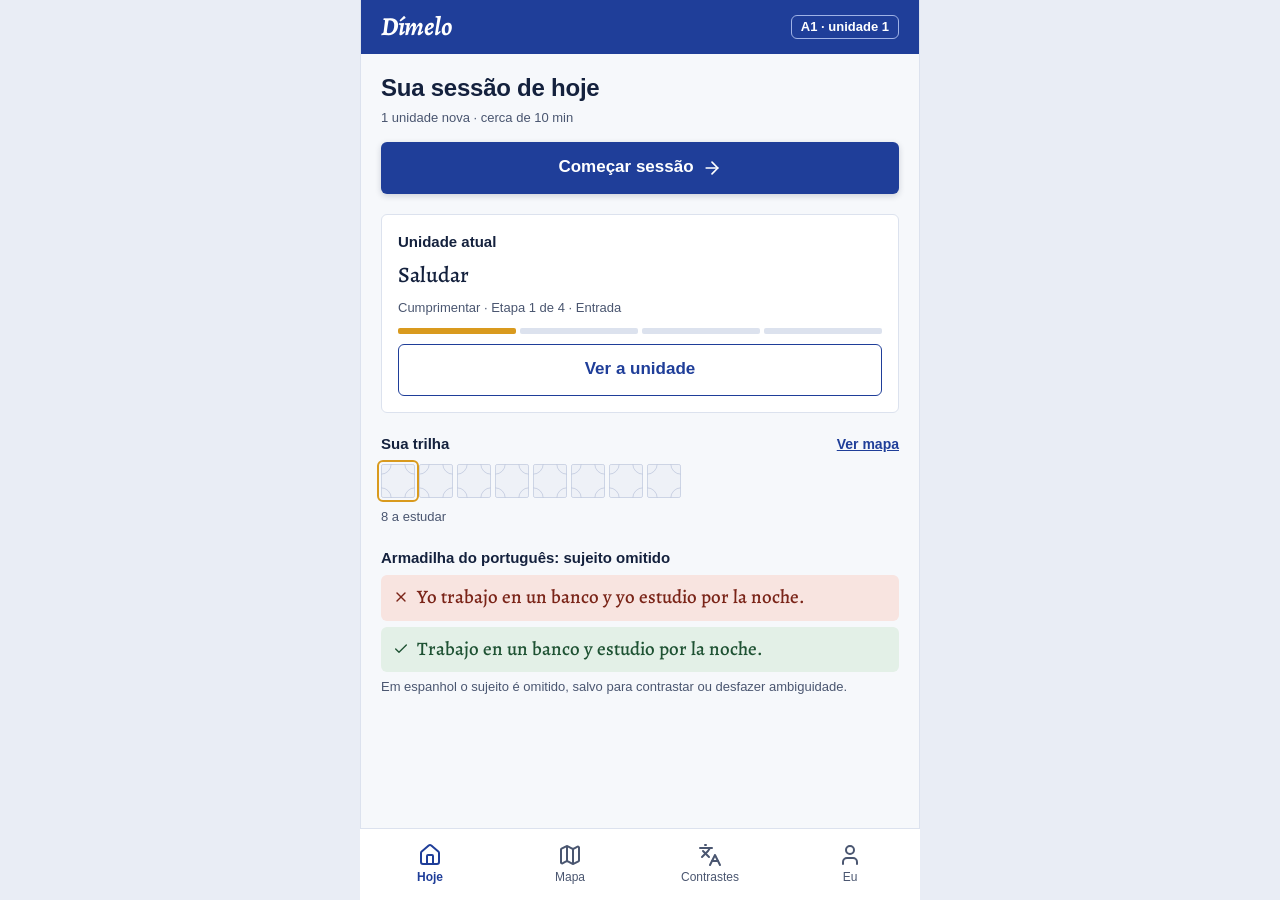
<file: index.html>
<!DOCTYPE html>
<html lang="pt-BR">
<head>
<meta charset="utf-8">
<meta name="viewport" content="width=device-width, initial-scale=1, viewport-fit=cover">
<title>Dímelo</title>
<meta name="description" content="Estudo pessoal de espanhol com revisão espaçada.">
<meta name="theme-color" content="#1F3E99">
<link rel="manifest" href="manifest.webmanifest">
<link rel="icon" href="icons/icone.svg" type="image/svg+xml">
<link rel="apple-touch-icon" href="icons/icone-180.png">
<meta name="apple-mobile-web-app-capable" content="yes">
<meta name="apple-mobile-web-app-title" content="Dímelo">
<link rel="preload" href="fonts/alegreya-500-normal.woff2" as="font" type="font/woff2" crossorigin>
<link rel="stylesheet" href="css/app.css">
<script src="js/vendor/ts-fsrs.umd.js"></script>
<script type="module" src="js/app.js"></script>
</head>
<body>
<div id="app" aria-live="off"><main class="miolo"><p class="peq">Abrindo o Dímelo…</p></main></div>
<noscript>O Dímelo precisa de JavaScript.</noscript>
</body>
</html>
</file>
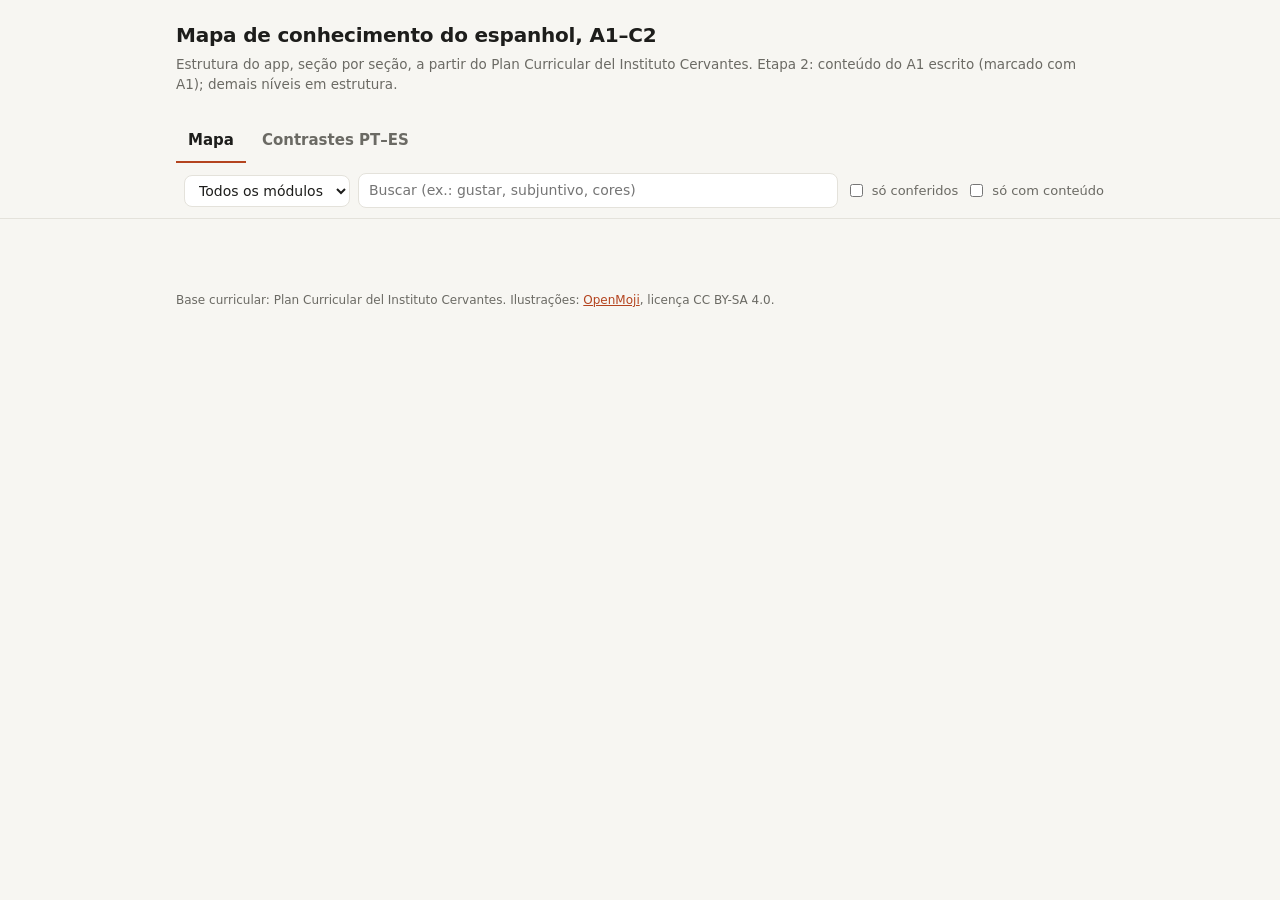
<file: desenvolvimento/scripts/visualizador.template.html>
<!DOCTYPE html>
<html lang="pt-BR">
<head>
<meta charset="utf-8">
<meta name="viewport" content="width=device-width, initial-scale=1">
<title>Mapa de conhecimento A1–C2</title>
<style>
:root{
  --bg:#f7f6f2;--card:#fff;--ink:#1d1d1b;--muted:#6b6a64;--line:#e4e2db;
  --accent:#b4441f;--accent-soft:#f6e6df;--ok:#2f6b3a;--ok-soft:#e3efe4;--warn:#8a6100;--warn-soft:#f6edd5;
  --radius:10px;--font:system-ui,-apple-system,"Segoe UI",Roboto,sans-serif;
}
@media (prefers-color-scheme:dark){:root{--bg:#161614;--card:#201f1c;--ink:#ecebe6;--muted:#a3a19a;--line:#33312c;--accent:#e2805c;--accent-soft:#3a2720;--ok:#8cc49a;--ok-soft:#1f2e22;--warn:#e0b85a;--warn-soft:#332a14}}
*{box-sizing:border-box}
body{margin:0;background:var(--bg);color:var(--ink);font:15px/1.5 var(--font)}
header{padding:20px 16px 12px;max-width:960px;margin:0 auto}
h1{font-size:20px;margin:0 0 4px;letter-spacing:-.01em}
.sub{color:var(--muted);font-size:13.5px;margin:0}
.stats{display:flex;gap:8px;flex-wrap:wrap;margin-top:12px}
.stat{background:var(--card);border:1px solid var(--line);border-radius:var(--radius);padding:8px 12px}
.stat b{display:block;font-size:18px}
.stat span{font-size:12px;color:var(--muted)}
nav.tabs{display:flex;gap:4px;max-width:960px;margin:0 auto;padding:0 16px}
nav.tabs button{flex:0 0 auto;border:0;background:none;color:var(--muted);font:inherit;font-weight:600;padding:10px 12px;border-bottom:2px solid transparent;cursor:pointer}
nav.tabs button[aria-selected=true]{color:var(--ink);border-color:var(--accent)}
.bar{position:sticky;top:0;z-index:2;background:var(--bg);border-bottom:1px solid var(--line)}
.filters{max-width:960px;margin:0 auto;padding:10px 16px;display:flex;flex-wrap:wrap;gap:8px;align-items:center}
.levels{display:flex;gap:4px}
.levels button,.chip{border:1px solid var(--line);background:var(--card);color:var(--ink);border-radius:999px;padding:5px 11px;font:600 13px var(--font);cursor:pointer;transition:background .15s,border-color .15s}
.levels button[aria-pressed=true]{background:var(--accent);border-color:var(--accent);color:#fff}
select,input[type=search]{font:inherit;font-size:14px;border:1px solid var(--line);background:var(--card);color:var(--ink);border-radius:8px;padding:6px 10px}
input[type=search]{flex:1 1 180px;min-width:0}
label.toggle{font-size:13px;color:var(--muted);display:flex;gap:6px;align-items:center}
main{max-width:960px;margin:0 auto;padding:12px 16px 60px}
details.inv{background:var(--card);border:1px solid var(--line);border-radius:var(--radius);margin-bottom:10px}
details.inv>summary{list-style:none;cursor:pointer;padding:12px 14px;display:flex;justify-content:space-between;gap:8px;align-items:baseline}
details.inv>summary::-webkit-details-marker{display:none}
details.inv>summary h2{font-size:16px;margin:0}
details.inv>summary .meta{font-size:12.5px;color:var(--muted);white-space:nowrap}
.inv-note{font-size:13px;color:var(--muted);padding:0 14px 8px;margin:0}
ul.nodes{list-style:none;margin:0;padding:0 6px 8px}
li.node>button{all:unset;box-sizing:border-box;display:flex;gap:10px;width:100%;padding:8px;border-radius:8px;cursor:pointer;align-items:baseline}
li.node>button:hover{background:var(--accent-soft)}
li.node>button:focus-visible{outline:2px solid var(--accent);outline-offset:1px}
.ref{font:600 12px ui-monospace,Menlo,monospace;color:var(--muted);min-width:46px}
.t{flex:1}
.t small{display:block;color:var(--muted);font-size:12.5px}
.lv{font:600 11.5px var(--font);color:var(--muted);white-space:nowrap}
.dot{display:inline-block;width:7px;height:7px;border-radius:50%;margin-left:6px;vertical-align:middle}
.dot.v{background:var(--ok)}.dot.p{background:var(--warn)}
.d1>button .t{font-weight:600}
.d3>button{padding-left:26px}.d4>button{padding-left:40px}
.detail{margin:4px 8px 10px;padding:12px 14px;border-left:3px solid var(--accent);background:var(--bg);border-radius:0 8px 8px 0;font-size:14px}
.detail dl{display:grid;grid-template-columns:42px 1fr;gap:6px 10px;margin:8px 0}
.detail dt{font:600 12px var(--font);color:var(--accent);padding-top:2px}
.detail dd{margin:0}
.tags{display:flex;flex-wrap:wrap;gap:6px;margin-top:8px}
.tag{font-size:12px;border-radius:999px;padding:3px 9px;background:var(--accent-soft);color:var(--ink);border:0;cursor:pointer;font-family:inherit}
.tag.pre{background:var(--line)}
.badge{font-size:11.5px;font-weight:600;border-radius:6px;padding:2px 7px}
.badge.v{background:var(--ok-soft);color:var(--ok)}.badge.p{background:var(--warn-soft);color:var(--warn)}
a{color:var(--accent)}
.empty{color:var(--muted);padding:24px 4px}
.ct{background:var(--card);border:1px solid var(--line);border-radius:var(--radius);padding:14px;margin-bottom:10px}
.ct h3{margin:0 0 6px;font-size:15.5px}
.ct .eixo{font-size:12px;color:var(--muted)}
.pair{display:grid;grid-template-columns:1fr;gap:6px;margin:8px 0;font-size:14px}
.pair div{padding:8px 10px;border-radius:8px}
.pair .no{background:var(--accent-soft)}.pair .no::before{content:"✗ ";color:var(--accent);font-weight:700}
.pair .yes{background:var(--ok-soft)}.pair .yes::before{content:"✓ ";color:var(--ok);font-weight:700}
@media(min-width:640px){.pair{grid-template-columns:1fr 1fr}}
.legend{font-size:12.5px;color:var(--muted);margin:4px 0 10px}
.ficha{margin-top:12px;padding-top:10px;border-top:1px solid var(--line)}
.ficha h4{margin:0 0 4px;font-size:14.5px}
.obj{font-size:13.5px;color:var(--muted);margin:0 0 8px}
.regra{margin:6px 0}
.cpt{background:var(--warn-soft);border-radius:8px;padding:8px 10px;font-size:13.5px;margin:8px 0}
.cpt b{color:var(--warn)}
.exs{list-style:none;padding:0;margin:8px 0}
.exs li{padding:6px 0;border-bottom:1px dashed var(--line)}
.exs .pt{display:block;color:var(--muted);font-size:13px}
mark{background:var(--accent-soft);color:inherit;border-radius:3px;padding:0 2px}
.voc{display:grid;grid-template-columns:repeat(auto-fill,minmax(132px,1fr));gap:8px;margin:8px 0}
.vc{background:var(--card);border:1px solid var(--line);border-radius:10px;padding:8px;text-align:center;font-size:13px}
.vc svg{width:48px;height:48px;display:block;margin:0 auto 4px}
.vc .l{font-weight:600}
.vc .l .m{color:#2b63b5}.vc .l .f{color:#b5345a}
.vc .p{color:var(--muted);font-size:12px}
.vc .al{display:block;margin-top:4px;font-size:11.5px;color:var(--warn)}
.ex{background:var(--card);border:1px solid var(--line);border-radius:8px;padding:8px 10px;margin:6px 0;font-size:13.5px}
.ex .tp{font-size:11.5px;color:var(--muted)}
.ex details summary{cursor:pointer;color:var(--accent);font-size:12.5px;margin-top:4px}
.badge.c{background:var(--accent-soft);color:var(--accent)}

</style>
</head>
<body>
<header>
  <h1>Mapa de conhecimento do espanhol, A1–C2</h1>
  <p class="sub">Estrutura do app, seção por seção, a partir do Plan Curricular del Instituto Cervantes. Etapa 2: conteúdo do A1 escrito (marcado com A1); demais níveis em estrutura.</p>
  <div class="stats" id="stats"></div>
</header>
<div class="bar">
  <nav class="tabs" role="tablist">
    <button role="tab" aria-selected="true" data-tab="mapa">Mapa</button>
    <button role="tab" aria-selected="false" data-tab="contrastes">Contrastes PT–ES</button>
  </nav>
  <div class="filters" id="filters">
    <div class="levels" id="levels" role="group" aria-label="Nível"></div>
    <select id="modulo" aria-label="Módulo"><option value="">Todos os módulos</option></select>
    <input type="search" id="q" placeholder="Buscar (ex.: gustar, subjuntivo, cores)" aria-label="Buscar">
    <label class="toggle"><input type="checkbox" id="soVer"> só conferidos</label>
    <label class="toggle"><input type="checkbox" id="soCont"> só com conteúdo</label>
  </div>
</div>
<main id="main"></main>
<footer style="max-width:960px;margin:0 auto;padding:0 16px 40px;font-size:12px;color:var(--muted)">Base curricular: Plan Curricular del Instituto Cervantes. Ilustrações: <a href="https://openmoji.org">OpenMoji</a>, licença CC BY-SA 4.0.</footer>
<script id="dados" type="application/json">__DADOS__</script>
<script>
const D = JSON.parse(document.getElementById('dados').textContent);
const M = D.mapa, C = D.contrastes, FI = D.fichas || [], IMG = D.imagens || {};
const fichasDe = {}; FI.forEach(f => (fichasDe[f.no_mapa] ||= []).push(f));
const byId = Object.fromEntries(M.nos.map(n => [n.id, n]));
const ctById = Object.fromEntries(C.contrastes.map(c => [c.id, c]));
const MODS = {"regras":"Regras","estrutura-da-frase":"Estrutura da frase","pronuncia-e-escuta":"Pronúncia e escuta","ortografia":"Ortografia","expressoes":"Expressões","vocabulario":"Vocabulário","leitura-e-escrita":"Leitura e escrita","cultura":"Cultura","estrategias":"Estratégias"};
const LV = ["Todos","A1","A2","B1","B2","C1","C2"];
const FASE = {A:"Fase A (A1–A2)",B:"Fase B (B1–B2)",C:"Fase C (C1–C2)"};
let st = {tab:"mapa", nivel:"Todos", modulo:"", q:"", soVer:false, soCont:false, aberto:null};
try { Object.assign(st, JSON.parse(localStorage.getItem('mapa-filtros')||'{}'), {aberto:null}); } catch(e){}
const save = () => { try { localStorage.setItem('mapa-filtros', JSON.stringify({nivel:st.nivel, modulo:st.modulo, soVer:st.soVer})); } catch(e){} };
const esc = s => String(s ?? '').replace(/[&<>"]/g, c => ({'&':'&amp;','<':'&lt;','>':'&gt;','"':'&quot;'}[c]));
const norm = s => String(s||'').normalize('NFD').replace(/[̀-ͯ]/g,'').toLowerCase();

function stats(){
  const n = M.nos.length, v = M.nos.filter(x=>x.verificado).length;
  const fichas = M.nos.reduce((a,x)=>a+Object.keys(x.status).length,0);
  const a1 = M.nos.filter(x=>x.nivel_inicio==='A1').length;
  document.getElementById('stats').innerHTML = [
    [n,'seções no mapa'],[FI.length+' / '+fichas,'fichas escritas'],[FI.reduce((a,f)=>a+(f.vocabulario||[]).length,0),'palavras A1'],[a1,'começam no A1'],[Math.round(100*v/n)+'%','conferidas no PCIC'],[C.contrastes.length,'contrastes PT–ES']
  ].map(([b,s])=>`<div class="stat"><b>${b}</b><span>${s}</span></div>`).join('');
}
function filtros(){
  document.getElementById('levels').innerHTML = LV.map(l=>`<button aria-pressed="${st.nivel===l}" data-lv="${l}">${l}</button>`).join('');
  const sel = document.getElementById('modulo');
  sel.innerHTML = '<option value="">Todos os módulos</option>' + Object.entries(MODS).map(([k,v])=>`<option value="${k}" ${st.modulo===k?'selected':''}>${v}</option>`).join('');
  document.getElementById('soVer').checked = st.soVer;
}
function passa(n){
  if (st.nivel!=='Todos' && !n.niveis.includes(st.nivel)) return false;
  if (st.modulo && n.modulo!==st.modulo) return false;
  if (st.soVer && !n.verificado) return false;
  if (st.soCont && !fichasDe[n.id]) return false;
  if (st.q){
    const hay = norm([n.titulo.es,n.titulo.pt,n.pcic_ref,...Object.values(n.resumo),n.nota,...(fichasDe[n.id]||[]).map(f=>JSON.stringify(f))].join(' '));
    if (!norm(st.q).split(/\s+/).every(w=>hay.includes(w))) return false;
  }
  return true;
}
function niveisTxt(n){ return n.por_fase ? n.grupos.map(g=>g).join(' · ') : (n.niveis.length===6?'A1–C2':n.niveis[0]+'–'+n.niveis[n.niveis.length-1]); }

const TIPOS = {"imagem-para-palavra":"Imagem → palavra","lacuna":"Completar","montar-frase":"Montar a frase","transformar":"Transformar","achar-o-erro":"Achar o erro","ditado":"Ditado","pares-minimos":"Pares mínimos","silaba-tonica":"Sílaba tônica","escolha-em-contexto":"Escolha em contexto","producao-livre":"Produção livre","fluencia-cronometrada":"Fluência"};
function marca(t, d){ if(!d) return esc(t); const i=t.indexOf(d.split(' / ')[0].split('…')[0].trim()); if(i<0) return esc(t); const k=d.split(' / ')[0].split('…')[0].trim(); return esc(t.slice(0,i))+'<mark>'+esc(k)+'</mark>'+esc(t.slice(i+k.length)); }
function lemaCor(v){ const a=v.artigo; const c = a==='el'||a==='los' ? 'm' : (a==='la'||a==='las' ? 'f' : ''); return c ? `<span class="${c}">${esc(v.lema)}</span>` : esc(v.lema); }
function fichaHTML(f){
  const resp = r => Array.isArray(r) ? r.join(' · ') : r;
  return `<div class="ficha"><span class="badge c">${esc(f.nivel)} · ${esc(f.status)}</span>
    <h4>${esc(f.titulo.pt)} <small style="color:var(--muted);font-weight:400">${esc(f.titulo.es)}</small></h4>
    <p class="obj">${esc(f.objetivo)}</p>
    <p class="regra">${esc(f.explicacao.regra)}</p>
    <div class="cpt"><b>Português × espanhol:</b> ${esc(f.explicacao.contraste_pt)}</div>
    ${f.vocabulario ? `<div class="voc">${f.vocabulario.map(v=>`<div class="vc">${v.imagem && IMG[v.imagem.slice(3)] ? IMG[v.imagem.slice(3)] : ''}<div class="l">${lemaCor(v)}</div><div class="p">${esc(v.pt)}</div>${v.alerta_pt?`<span class="al">⚠ ${esc(v.alerta_pt)}</span>`:''}</div>`).join('')}</div><p class="legend">Cor do lema: <span style="color:#2b63b5">masculino</span> · <span style="color:#b5345a">feminino</span></p>` : ''}
    <ul class="exs">${f.exemplos.map(e=>`<li>${marca(e.es,e.destaque)}<span class="pt">${esc(e.pt)}</span></li>`).join('')}</ul>
    ${f.erros_tipicos.length?`<div class="pair">${f.erros_tipicos.map(e=>`<div class="no">${esc(e.errado)}</div><div class="yes">${esc(e.certo)}<br><small>${esc(e.por_que)}</small></div>`).join('')}</div>`:''}
    <p class="legend" style="margin-top:10px"><b>Exercícios</b> (tente responder antes de abrir)</p>
    ${f.exercicios.map(x=>`<div class="ex"><span class="tp">${esc(TIPOS[x.tipo]||x.tipo)} · ${esc(x.vertente||'')}</span><div>${esc(x.enunciado)}</div><details><summary>Ver resposta</summary>${esc(resp(x.resposta))}${x.feedback_erro?`<br><small>${esc(x.feedback_erro)}</small>`:''}</details></div>`).join('')}
  </div>`;
}
function detalhe(n){
  const res = Object.entries(n.resumo);
  const ordem = n.por_fase ? ['A','B','C'] : M.niveis;
  res.sort((a,b)=>ordem.indexOf(a[0])-ordem.indexOf(b[0]));
  const dl = res.length ? `<dl>${res.map(([k,v])=>`<dt>${esc(k)}</dt><dd>${esc(v)}</dd>`).join('')}</dl>` : `<p class="legend">Detalhe por nível ainda não extraído: entra na etapa de conteúdo de cada nível.</p>`;
  const ct = n.contrastes.map(id=>`<button class="tag" data-ct="${id}">${esc(ctById[id]?.titulo||id)}</button>`).join('');
  const pre = n.prerequisitos.map(id=>`<button class="tag pre" data-go="${id}">antes: ${esc(byId[id]?.titulo.pt||id)}</button>`).join('');
  return `<div class="detail">
    <div><span class="badge ${n.verificado?'v':'p'}">${n.verificado?'Conferido no PCIC':'Estrutura provisória: conferir'}</span>
    <span class="legend"> · início no app: <b>${esc(n.nivel_inicio)}</b> · ${n.por_fase?'por fases':'níveis '+esc(niveisTxt(n))} · módulo ${esc(MODS[n.modulo])}</span></div>
    ${dl}
    ${n.nota?`<p class="legend">${esc(n.nota)}</p>`:''}
    ${(ct||pre)?`<div class="tags">${pre}${ct}</div>`:''}
    ${n.fonte?`<p class="legend"><a href="${esc(n.fonte)}">Ver no PCIC (${esc(n.inventario)} ${esc(n.pcic_ref)})</a></p>`:''}
    ${(fichasDe[n.id]||[]).map(fichaHTML).join('')}
  </div>`;
}
function renderMapa(){
  const main = document.getElementById('main');
  let total = 0;
  const html = M.inventarios.map(inv=>{
    const nos = M.nos.filter(n=>n.inventario===inv.id && passa(n));
    if (!nos.length) return '';
    total += nos.length;
    const items = nos.map(n=>`<li class="node d${Math.min(n.profundidade,4)}">
      <button data-id="${n.id}" aria-expanded="${st.aberto===n.id}">
        <span class="ref">${esc(n.pcic_ref ?? '')}</span>
        <span class="t">${esc(n.titulo.pt)}<small>${esc(n.titulo.es)}</small></span>
        <span class="lv">${fichasDe[n.id]?'<span class="badge c">A1</span> ':''}${esc(niveisTxt(n))}<span class="dot ${n.verificado?'v':'p'}" title="${n.verificado?'conferido':'provisório'}"></span></span>
      </button>${st.aberto===n.id?detalhe(n):''}</li>`).join('');
    const open = st.q || st.nivel!=='Todos' || st.modulo || st.soCont || M.inventarios.length<3;
    return `<details class="inv" ${open?'open':''}><summary><h2>${esc(inv.nome_pt)}</h2><span class="meta">${nos.length} seções</span></summary>
      ${inv.nota?`<p class="inv-note">${esc(inv.nota)}</p>`:''}<ul class="nodes">${items}</ul></details>`;
  }).join('');
  main.innerHTML = `<p class="legend"><span class="dot v"></span> conferido no índice/inventário do PCIC &nbsp; <span class="dot p"></span> estrutura provisória, a conferir · toque numa seção para ver o que entra em cada nível</p>` + (html || `<p class="empty">Nada encontrado com esses filtros.</p>`);
}
function renderContrastes(){
  const q = norm(st.q);
  const lista = C.contrastes.filter(c=>!q || norm(JSON.stringify(c)).includes(q));
  document.getElementById('main').innerHTML = `<p class="legend">${esc(C.descricao)}</p>` + lista.map(c=>{
    const nos = M.nos.filter(n=>n.contrastes.includes(c.id));
    return `<article class="ct" id="${c.id}"><span class="eixo">${esc(MODS[c.eixo]||c.eixo)}</span><h3>${esc(c.titulo)}</h3>
      <p><b>PT:</b> ${esc(c.pt)}<br><b>ES:</b> ${esc(c.es)}</p>
      ${c.errado?`<div class="pair"><div class="no">${esc(c.errado)}</div><div class="yes">${esc(c.certo)}</div></div>`:''}
      ${c.nota?`<p class="legend">${esc(c.nota)}</p>`:''}
      <div class="tags">${nos.slice(0,8).map(n=>`<button class="tag pre" data-go="${n.id}">${esc(n.titulo.pt)}</button>`).join('')}${nos.length>8?`<span class="legend">+${nos.length-8}</span>`:''}</div></article>`;
  }).join('');
}
function render(){
  document.querySelectorAll('nav.tabs button').forEach(b=>b.setAttribute('aria-selected', b.dataset.tab===st.tab));
  document.getElementById('levels').style.display = st.tab==='mapa'?'':'none';
  document.getElementById('modulo').style.display = st.tab==='mapa'?'':'none';
  document.querySelectorAll('label.toggle').forEach(l=>l.style.display = st.tab==='mapa'?'':'none');
  st.tab==='mapa' ? renderMapa() : renderContrastes();
}
document.addEventListener('click', e=>{
  const t = e.target.closest('button'); if (!t) return;
  if (t.dataset.tab){ st.tab=t.dataset.tab; render(); return; }
  if (t.dataset.lv){ st.nivel=t.dataset.lv; save(); filtros(); render(); return; }
  if (t.dataset.id){ st.aberto = st.aberto===t.dataset.id?null:t.dataset.id; render(); return; }
  if (t.dataset.ct){ st.tab='contrastes'; st.q=''; document.getElementById('q').value=''; render(); document.getElementById(t.dataset.ct)?.scrollIntoView({block:'start'}); return; }
  if (t.dataset.go){ st.tab='mapa'; st.nivel='Todos'; st.modulo=''; st.q=''; st.soVer=false; st.aberto=t.dataset.go; document.getElementById('q').value=''; filtros(); render();
    document.querySelector(`[data-id="${t.dataset.go}"]`)?.scrollIntoView({block:'center'}); }
});
document.getElementById('modulo').addEventListener('change', e=>{st.modulo=e.target.value; save(); render();});
document.getElementById('soVer').addEventListener('change', e=>{st.soVer=e.target.checked; save(); render();});
document.getElementById('soCont').addEventListener('change', e=>{st.soCont=e.target.checked; render();});
let tm; document.getElementById('q').addEventListener('input', e=>{clearTimeout(tm); tm=setTimeout(()=>{st.q=e.target.value.trim(); render();},120);});
stats(); filtros(); render();
</script>
</body>
</html>
</file>
<file: css/app.css>
/* Dímelo — azulejaria ibérica. Tokens em DESIGN.md */
@font-face { font-family: Alegreya; font-weight: 500; font-style: normal; font-display: swap; src: url(../fonts/alegreya-500-normal.woff2) format("woff2"); }
@font-face { font-family: Alegreya; font-weight: 700; font-style: normal; font-display: swap; src: url(../fonts/alegreya-700-normal.woff2) format("woff2"); }
@font-face { font-family: Alegreya; font-weight: 700; font-style: italic; font-display: swap; src: url(../fonts/alegreya-700-italic.woff2) format("woff2"); }

:root {
  --cal: #F6F8FB; --sup: #FFFFFF; --tinta: #14213D; --suave: #4A5670;
  --cobalto: #1F3E99; --cobalto-claro: #E8EDFA; --ocre: #D99A1E; --almagre: #A8392B;
  --linha: #DCE2EE; --certo-f: #E3F0E7; --certo: #1E5233; --erro-f: #F8E4E0; --erro: #7A2418;
  --pt: #FBF1DC; --marca: #FBEBC8; --r: 6px;
  --ui: -apple-system, BlinkMacSystemFont, "Segoe UI", Roboto, "Helvetica Neue", sans-serif;
  --es: Alegreya, Georgia, "Times New Roman", serif;
  --saida: cubic-bezier(.23, 1, .32, 1);
  --nav: 72px;
  color-scheme: light;
}
* { box-sizing: border-box; }
html { -webkit-text-size-adjust: 100%; background: var(--cal); }
body { margin: 0; background: var(--cal); color: var(--tinta); font: 16px/1.45 var(--ui); min-height: 100dvh; -webkit-tap-highlight-color: transparent; }
#app { max-width: 560px; margin: 0 auto; min-height: 100dvh; position: relative; background: var(--cal); }
button, input, textarea, select { font: inherit; color: inherit; }
a { color: var(--cobalto); }
:focus-visible { outline: 3px solid var(--ocre); outline-offset: 2px; }
[tabindex="-1"]:focus { outline: none; }
.so-leitor { position: absolute; width: 1px; height: 1px; overflow: hidden; clip: rect(0 0 0 0); white-space: nowrap; }
.es { font-family: var(--es); font-weight: 500; }
.m { color: var(--cobalto); font-weight: 700; } .f { color: var(--almagre); font-weight: 700; }
mark { background: var(--marca); color: var(--tinta); border-radius: 3px; padding: 0 1px; box-decoration-break: clone; -webkit-box-decoration-break: clone; }
::selection { background: var(--marca); }

/* cabeçalhos */
.top { background: var(--cobalto); color: #fff; padding: calc(14px + env(safe-area-inset-top)) 20px 14px; display: flex; align-items: center; justify-content: space-between; gap: 12px; position: sticky; top: 0; z-index: 5; }
.marca { font: italic 700 26px/1 var(--es); margin: 0; letter-spacing: -.01em; }
.selo { border: 1px solid #9FB2E6; border-radius: var(--r); padding: 2px 9px; font-size: 13px; font-weight: 600; }
.barra { display: flex; align-items: center; gap: 12px; padding: calc(10px + env(safe-area-inset-top)) 12px 10px 8px; background: var(--sup); border-bottom: 1px solid var(--linha); position: sticky; top: 0; z-index: 5; }
.barra .rotulo { font-size: 13px; color: var(--suave); }
.etapas { display: flex; gap: 4px; }
.etapas span { flex: 1; height: 6px; border-radius: 2px; background: var(--linha); transition: background-color .2s var(--saida); }
.etapas span.on { background: var(--cobalto); } .etapas span.agora { background: var(--ocre); }
.progresso { height: 6px; border-radius: 2px; background: var(--linha); overflow: hidden; }
.progresso i { display: block; height: 100%; background: var(--cobalto); transition: width .2s var(--saida); }

/* blocos */
.miolo { padding: 20px 20px calc(var(--nav) + 28px + env(safe-area-inset-bottom)); display: flex; flex-direction: column; gap: 20px; }
.miolo.sem-nav { padding-bottom: calc(28px + env(safe-area-inset-bottom)); min-height: calc(100dvh - 60px); }
h1 { font-size: 24px; line-height: 1.2; margin: 0; letter-spacing: -.01em; }
h2 { font-size: 15px; margin: 0; }
h3 { font-size: 16px; margin: 0; }
p, li { margin: 0; text-wrap: pretty; }
h1, h2, h3 { text-wrap: balance; }
.pilha { display: flex; flex-direction: column; gap: 10px; }
.pilha.p6 { gap: 6px; } .pilha.p14 { gap: 14px; }
.linha-ab { display: flex; justify-content: space-between; align-items: baseline; gap: 12px; }
.peq { font-size: 13px; color: var(--suave); }
.bloco { border-top: 1px solid var(--linha); padding-top: 18px; }
.painel { background: var(--sup); border: 1px solid var(--linha); border-radius: var(--r); padding: 16px; }
.caixa-pt { background: var(--pt); border-radius: var(--r); padding: 12px 14px; font-size: 15px; }
.nao { background: var(--erro-f); color: var(--erro); border-radius: var(--r); padding: 10px 12px; display: flex; gap: 8px; align-items: flex-start; }
.sim { background: var(--certo-f); color: var(--certo); border-radius: var(--r); padding: 10px 12px; display: flex; gap: 8px; align-items: flex-start; }
.nao svg, .sim svg { flex: none; margin-top: 4px; }
.frase-es { font-family: var(--es); font-size: 19px; line-height: 1.35; }
.grande-es { font-family: var(--es); font-size: 22px; line-height: 1.2; }
.espaco { flex: 1; }

/* botões */
.btn { display: inline-flex; align-items: center; justify-content: center; gap: 8px; min-height: 52px; width: 100%; padding: 0 16px; border-radius: var(--r); border: 0; background: var(--cobalto); color: #fff; font-size: 17px; font-weight: 600; text-decoration: none; box-shadow: 0 2px 6px rgba(20,33,61,.18); cursor: pointer; transition: transform .1s var(--saida), background-color .15s, box-shadow .15s; touch-action: manipulation; }
.btn.sec { background: var(--sup); color: var(--cobalto); border: 1.5px solid var(--cobalto); box-shadow: none; }
.btn.alerta { background: var(--sup); color: var(--almagre); border: 1.5px solid var(--almagre); box-shadow: none; }
.btn.leve { background: transparent; color: var(--cobalto); box-shadow: none; min-height: 44px; font-size: 15px; text-decoration: underline; text-underline-offset: 3px; }
.btn:disabled { background: var(--linha); color: var(--suave); box-shadow: none; cursor: default; }
.btn:not(:disabled):active, .chip:active, .opcao:not(:disabled):active, .azulejo-btn:active, .icone-btn:active, .audio:active { transform: scale(.97); }
.icone-btn { width: 44px; height: 44px; border: 0; background: transparent; display: inline-flex; align-items: center; justify-content: center; border-radius: 8px; padding: 0; color: var(--tinta); cursor: pointer; flex: none; text-decoration: none; transition: transform .1s var(--saida); }
.audio { width: 44px; height: 44px; border-radius: 50%; border: 1.5px solid var(--cobalto); background: var(--sup); color: var(--cobalto); display: inline-flex; align-items: center; justify-content: center; flex: none; padding: 0; cursor: pointer; transition: transform .1s var(--saida), background-color .15s; }
.audio.tocando { background: var(--cobalto-claro); }
.audio.grande { width: 64px; height: 64px; }
.duas { display: grid; grid-template-columns: repeat(2, minmax(0, 1fr)); gap: 10px; }
.notas { display: grid; grid-template-columns: repeat(4, minmax(0, 1fr)); gap: 6px; }
.notas .btn { flex-direction: column; gap: 0; font-size: 14px; min-height: 56px; padding: 0 4px; }
.notas .btn small { font-size: 12px; font-weight: 500; }
.notas .btn.denovo { border-color: var(--almagre); color: var(--almagre); }
.rodape { position: sticky; bottom: 0; padding: 12px 0 calc(4px + env(safe-area-inset-bottom)); background: linear-gradient(to bottom, rgba(246,248,251,0), var(--cal) 18px); display: flex; flex-direction: column; gap: 8px; }

/* opções */
.opcoes { display: flex; flex-direction: column; gap: 8px; }
.opcao { min-height: 52px; text-align: left; padding: 10px 14px; border-radius: var(--r); border: 1.5px solid #B9C5E2; background: var(--sup); font-family: var(--es); font-size: 19px; cursor: pointer; transition: transform .1s var(--saida), border-color .15s, background-color .15s; display: flex; align-items: center; gap: 10px; }
.opcao.pt { font-family: var(--ui); font-size: 16px; }
.opcao[aria-pressed="true"] { border-color: var(--cobalto); background: var(--cobalto-claro); }
.opcao.certa { border-color: var(--certo); background: var(--certo-f); color: var(--certo); }
.opcao.errada { border-color: var(--almagre); background: var(--erro-f); color: var(--erro); }
.opcao:disabled { cursor: default; }
.segmento { display: inline-flex; flex-wrap: wrap; gap: 6px; vertical-align: middle; margin: 2px 0; }
.segmento .opcao { min-height: 44px; padding: 4px 12px; font-size: 18px; }
.frase-inline { font-family: var(--es); font-size: 20px; line-height: 2.1; }
.frase-inline input { width: 7.5em; }

/* campos */
.campo { display: flex; flex-direction: column; gap: 6px; }
.campo label { font-size: 14px; color: var(--suave); }
.entrada { width: 100%; min-height: 52px; border: 1.5px solid #B9C5E2; border-radius: var(--r); padding: 10px 12px; background: var(--sup); font-family: var(--es); font-size: 22px; transition: border-color .15s, background-color .15s; }
.entrada:focus { outline: none; border-color: var(--cobalto); box-shadow: 0 0 0 3px var(--cobalto-claro); }
.entrada.inline { display: inline-block; min-height: 44px; font-size: 20px; padding: 4px 8px; text-align: center; }
.entrada.ok { border-color: #2E6B45; background: var(--certo-f); color: var(--certo); }
.entrada.mal { border-color: var(--almagre); background: var(--erro-f); color: var(--erro); }
textarea.entrada { min-height: 120px; font-size: 19px; resize: vertical; }
.acentos { display: flex; gap: 6px; flex-wrap: wrap; }
.acentos button { min-width: 44px; height: 44px; border-radius: var(--r); border: 1px solid var(--linha); background: var(--sup); font-family: var(--es); font-size: 20px; cursor: pointer; }

/* montar frase */
.frase-montada { min-height: 112px; border-bottom: 2px solid var(--cobalto); padding: 8px 0; display: flex; flex-wrap: wrap; gap: 8px; align-content: flex-start; }
.banco { display: flex; flex-wrap: wrap; gap: 8px; min-height: 52px; }
.chip { display: inline-flex; align-items: center; min-height: 44px; padding: 0 14px; border-radius: var(--r); border: 1.5px solid #B9C5E2; background: var(--sup); font-family: var(--es); font-size: 19px; cursor: pointer; transition: transform .1s var(--saida); }
.frase-montada .chip { background: var(--cobalto-claro); border-color: var(--cobalto); }

/* sílaba tônica */
.silabas { display: flex; gap: 4px; flex-wrap: wrap; }
.silabas .opcao { min-width: 52px; justify-content: center; padding: 6px 10px; }

/* imagem */
.ilustra { width: 148px; height: 148px; display: block; margin: 0 auto; }
.ilustra.peq { width: 64px; height: 64px; margin: 0; }
.cartao-centro { display: flex; flex-direction: column; align-items: center; gap: 14px; text-align: center; }

/* vocabulário (entrada) */
.grade-vocab { display: grid; grid-template-columns: repeat(2, minmax(0, 1fr)); gap: 8px; }
.vocab { background: var(--sup); border: 1px solid var(--linha); border-radius: var(--r); padding: 10px; display: flex; flex-direction: column; gap: 6px; align-items: flex-start; }
.vocab .topo { display: flex; justify-content: space-between; width: 100%; align-items: center; }
.vocab .lema { font-family: var(--es); font-size: 19px; line-height: 1.2; }
.genero { font-size: 12px; border-radius: 4px; padding: 0 5px; border: 1px solid currentColor; font-weight: 600; }

/* azulejos */
.azulejos { display: flex; gap: 4px; flex-wrap: wrap; }
.azulejos.apertado { gap: 3px; }
.azulejo-btn { padding: 0; border: 0; background: none; cursor: pointer; display: block; border-radius: 2px; position: relative; overflow: hidden; transition: transform .1s var(--saida); }
.azulejo-btn svg, .azulejos svg { display: block; }
.azulejo-btn.atual { outline: 2px solid var(--ocre); outline-offset: 2px; }
.legenda { display: flex; gap: 14px; flex-wrap: wrap; align-items: center; font-size: 13px; color: var(--suave); }
.legenda span { display: inline-flex; gap: 6px; align-items: center; }
.vidrar { position: relative; overflow: hidden; }
.vidrar::after { content: ""; position: absolute; inset: 0; background: linear-gradient(110deg, transparent 30%, rgba(255,255,255,.85) 50%, transparent 70%); transform: translateX(-120%); animation: brilho .4s var(--saida) .15s forwards; pointer-events: none; }
@keyframes brilho { to { transform: translateX(120%); } }

/* níveis */
.niveis { display: grid; grid-template-columns: repeat(6, minmax(0, 1fr)); gap: 6px; }
.niveis button { min-height: 44px; border: 1px solid var(--linha); border-radius: var(--r); font-weight: 700; font-size: 15px; background: var(--sup); color: var(--suave); cursor: pointer; }
.niveis button[aria-pressed="true"] { background: var(--cobalto); color: #fff; border-color: var(--cobalto); }
details.secoes summary { cursor: pointer; min-height: 44px; display: flex; align-items: center; color: var(--cobalto); font-weight: 600; font-size: 15px; }
details.secoes ul { margin: 0; padding-left: 18px; font-size: 14px; color: var(--suave); }

/* filtro / etiquetas */
.filtros { display: flex; gap: 6px; overflow-x: auto; padding-bottom: 2px; scrollbar-width: none; }
.filtros button { flex: none; min-height: 40px; padding: 0 12px; border-radius: 999px; border: 1px solid var(--linha); background: var(--sup); color: var(--suave); font-size: 14px; cursor: pointer; }
.filtros button[aria-pressed="true"] { background: var(--cobalto); border-color: var(--cobalto); color: #fff; }
.etiqueta { display: inline-block; font-size: 12px; font-weight: 600; border-radius: 4px; padding: 1px 6px; background: var(--cobalto-claro); color: var(--cobalto); }
.etiqueta.ocre { background: var(--pt); color: #6B4A08; }
.etiqueta.certo { background: var(--certo-f); color: var(--certo); }

/* navegação */
.nav { position: fixed; left: 0; right: 0; bottom: 0; z-index: 6; height: calc(var(--nav) + env(safe-area-inset-bottom)); padding-bottom: env(safe-area-inset-bottom); background: var(--sup); border-top: 1px solid var(--linha); display: grid; grid-template-columns: repeat(4, minmax(0, 1fr)); max-width: 560px; margin: 0 auto; }
.nav a { display: flex; flex-direction: column; align-items: center; justify-content: center; gap: 2px; font-size: 12px; color: var(--suave); text-decoration: none; min-height: 44px; }
.nav a[aria-current="page"] { color: var(--cobalto); font-weight: 700; }

/* lista "sou capaz de" e estatísticas */
.capaz { list-style: none; margin: 0; padding: 0; display: flex; flex-direction: column; gap: 8px; }
.capaz li { display: flex; gap: 10px; align-items: flex-start; background: var(--sup); border: 1px solid var(--linha); border-radius: var(--r); padding: 10px 12px; font-size: 15px; }
.capaz li svg { flex: none; margin-top: 2px; color: var(--certo); }
.numeros { display: grid; grid-template-columns: repeat(3, minmax(0, 1fr)); gap: 8px; }
.numeros div { background: var(--sup); border: 1px solid var(--linha); border-radius: var(--r); padding: 12px; }
.numeros b { display: block; font-size: 24px; line-height: 1.1; font-variant-numeric: tabular-nums; }
.ajuste { display: flex; justify-content: space-between; align-items: center; gap: 12px; min-height: 52px; }
.passo { display: inline-flex; align-items: center; gap: 4px; }
.passo output { min-width: 2ch; text-align: center; font-weight: 700; font-variant-numeric: tabular-nums; }
select.entrada { font-family: var(--ui); font-size: 16px; }

/* aviso flutuante */
.aviso { position: fixed; left: 12px; right: 12px; bottom: calc(var(--nav) + 12px + env(safe-area-inset-bottom)); z-index: 9; max-width: 536px; margin: 0 auto; background: var(--tinta); color: #fff; border-radius: var(--r); padding: 12px 14px; display: flex; gap: 12px; align-items: center; justify-content: space-between; box-shadow: 0 6px 20px rgba(20,33,61,.25); animation: entra .2s var(--saida); }
.aviso button { background: none; border: 1px solid #9FB2E6; color: #fff; border-radius: var(--r); min-height: 40px; padding: 0 12px; font-weight: 600; cursor: pointer; }

/* animações de revelar */
.revela { animation: entra .16s var(--saida); }
@keyframes entra { from { opacity: 0; transform: translateY(4px); } to { opacity: 1; transform: none; } }
.tela { animation: tela .18s var(--saida); }
@keyframes tela { from { opacity: 0; } to { opacity: 1; } }

@media (prefers-reduced-motion: reduce) {
  *, *::before, *::after { transition-duration: .01ms !important; }
  .revela, .tela, .aviso { animation: aparece .16s linear; }
  @keyframes aparece { from { opacity: 0; } to { opacity: 1; } }
  .vidrar::after { display: none; }
  .btn:active, .chip:active, .opcao:active, .azulejo-btn:active, .icone-btn:active, .audio:active { transform: none !important; }
}
@media (min-width: 600px) { body { background: #E9EDF5; } #app { border-inline: 1px solid var(--linha); } }
</file>
